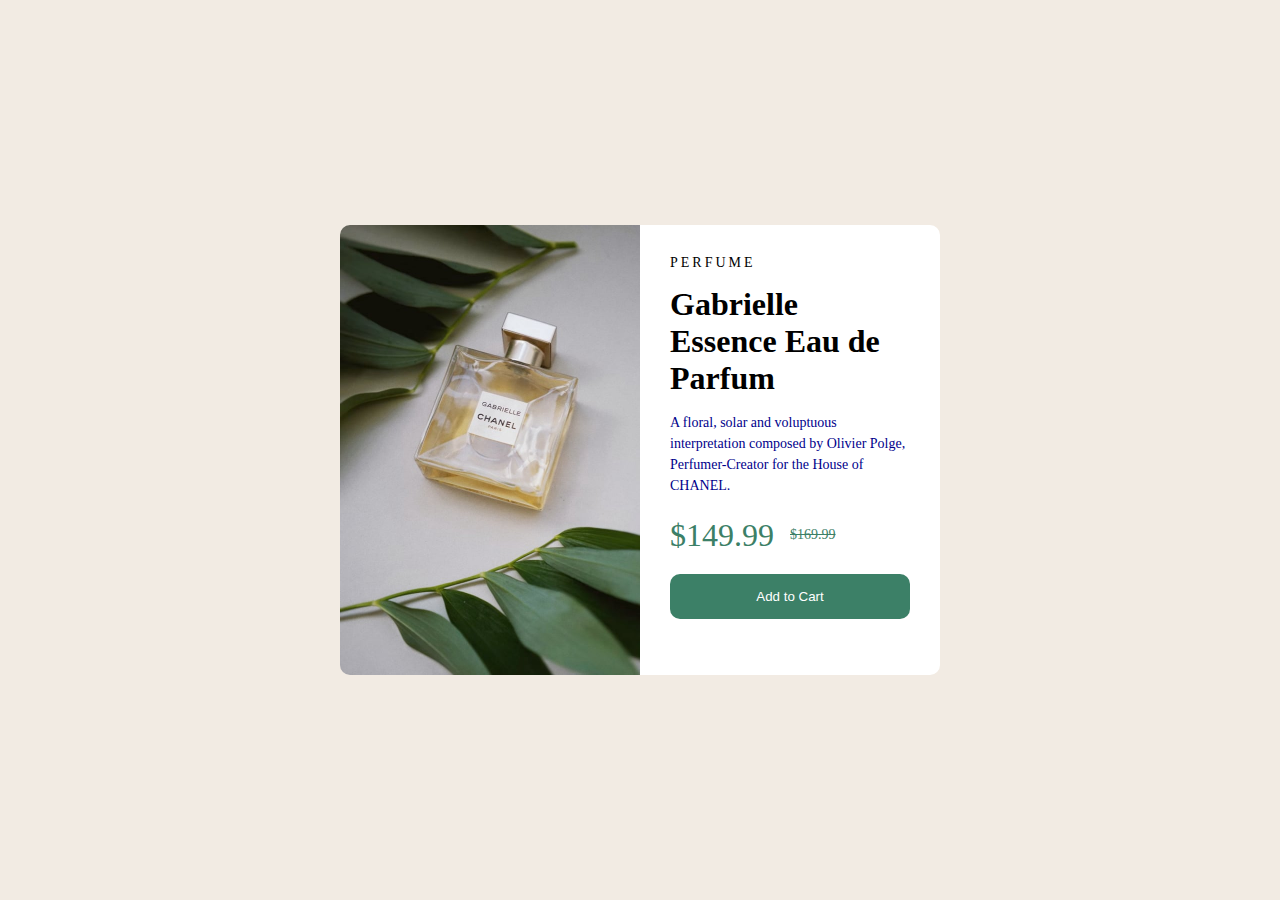
<file: pactic1/index.html>
<!DOCTYPE html>
<html lang="en">
<head>
    <meta charset="UTF-8">
    <meta name="viewport" content="width=device-width, initial-scale=1.0">
    <title>Document</title>
    <link rel="stylesheet" href="style.css">
</head>
<body>
            <div class="card">
                <div class="card-img">
                    <img src="/pactic1/image-product-desktop.jpg">
                </div>
                <div class="card-body">
                    <h6>Perfume</h6>
                    <h2>Gabrielle Essence Eau de  Parfum</h2>
                    <p>A floral, solar and voluptuous<br>interpretation composed by Olivier Polge,<br>Perfumer-Creator for the House  of CHANEL.
                    </p>
                    <p class="price">$149.99<span>$169.99</span></p>
                    <button type="button">Add to Cart</button>
                </div>
            </div>
</body>
</html>
</file>
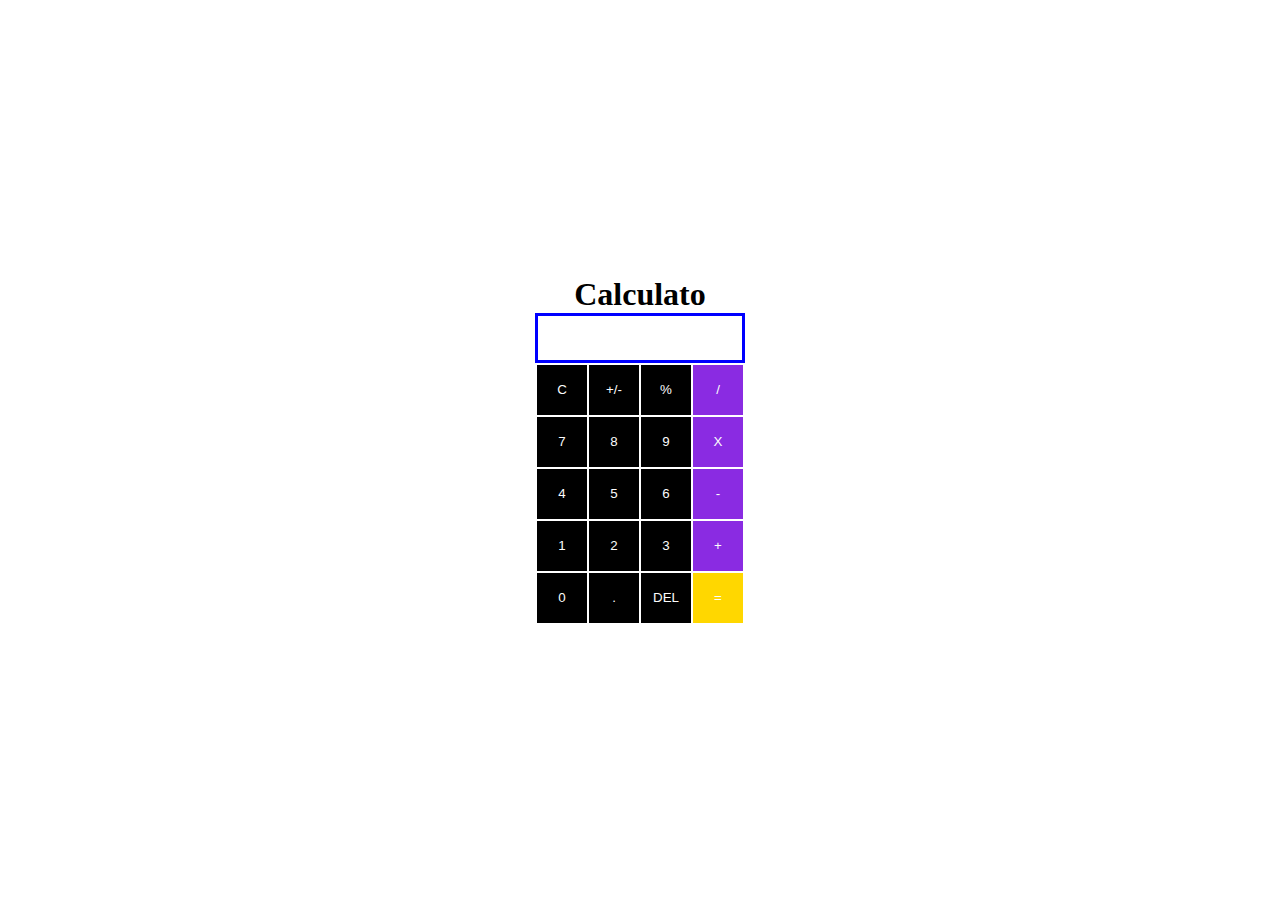
<file: project1/index.html>
<!DOCTYPE html>
<html lang="en">
<head>
    <meta charset="UTF-8">
    <meta name="viewport" content="width=device-width, initial-scale=1.0">
    <title>Project 1</title>
    <link rel="stylesheet" href="style.css">
</head>
<body>
        <div>
        <h1>Calculato</h1>
        <table>
            
            <input type="text" id="table" maxlength="10">
            <tr>
              <td><button>C</button></td>
              <td><button>+/-</button></td>
              <td><button>%</button></td>
              <td><button class="blucoler">/</button></td>
            </tr>
            <tr>
              <td><button>7</button></td>
              <td><button>8</button></td>
              <td><button>9</button></td>
              <td><button class="blucoler" >X</button></td>
            </tr>
            <tr>
              <td><button>4</button></td>
              <td><button>5</button></td>
              <td><button>6</button></td>
              <td><button class="blucoler">-</button></td>
            </tr>
            <tr>
              <td><button>1</button></td>
              <td><button>2</button></td>
              <td><button>3</button></td>
              <td><button class="blucoler">+</button></td>
            </tr>
            <tr>
              <td><button>0</button></td>
              <td><button>.</button></td>
              <td><button>DEL</button></td>
              <td><button class="yellocoler">=</button></td>
            </tr>
            
        </table>
    </div>

</body>
</html>
</file>
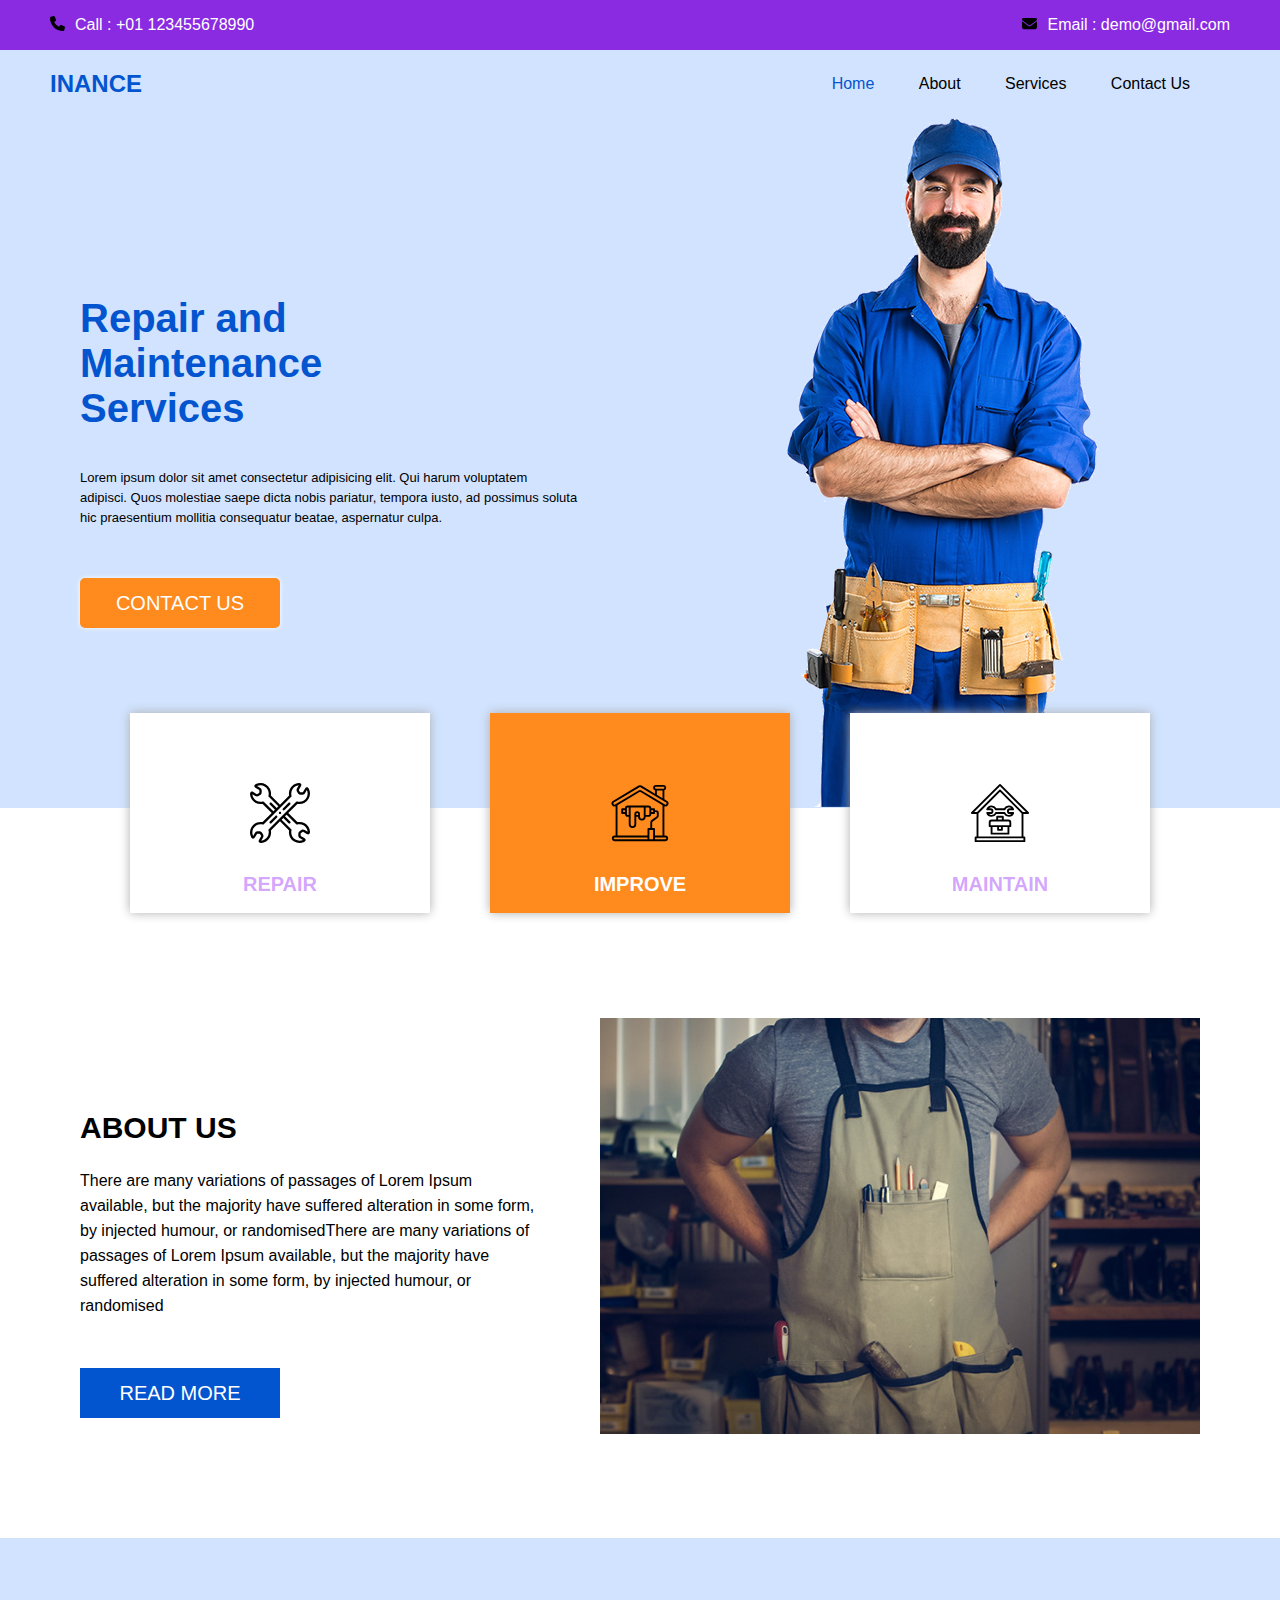
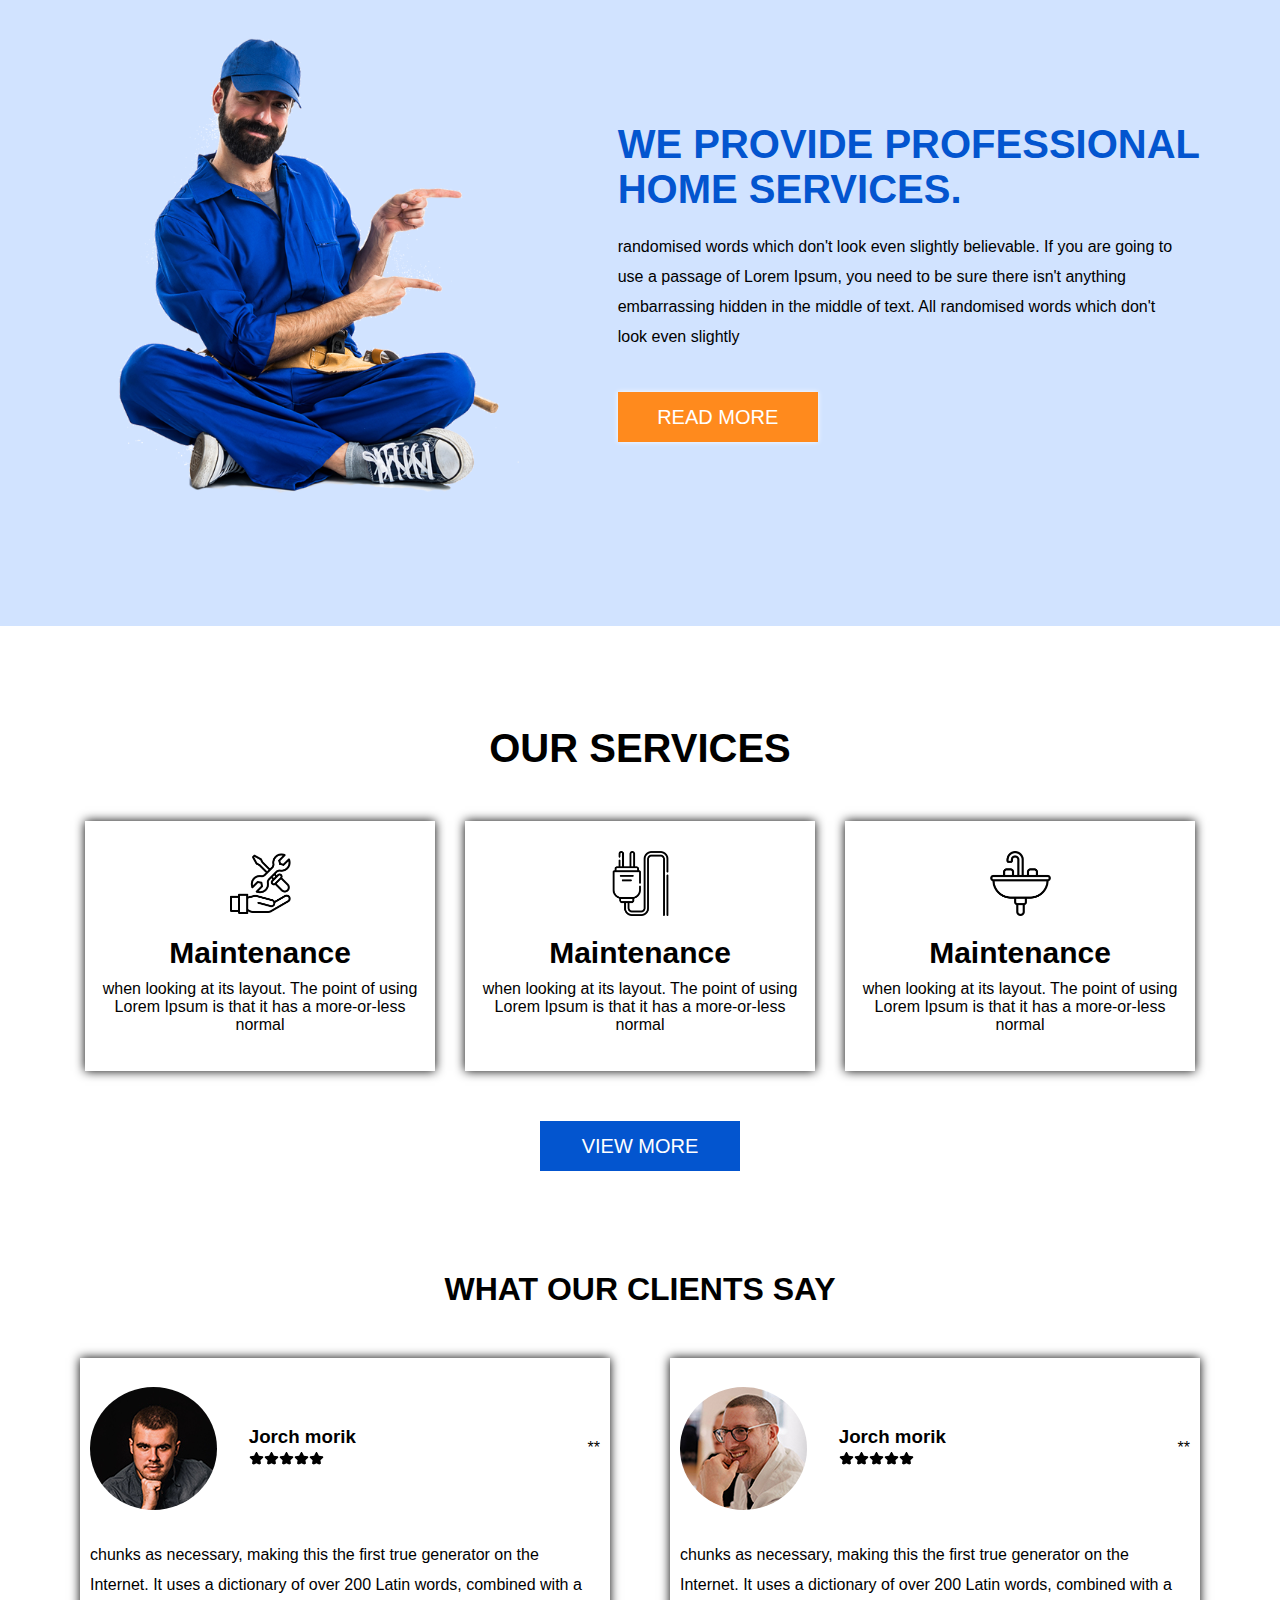
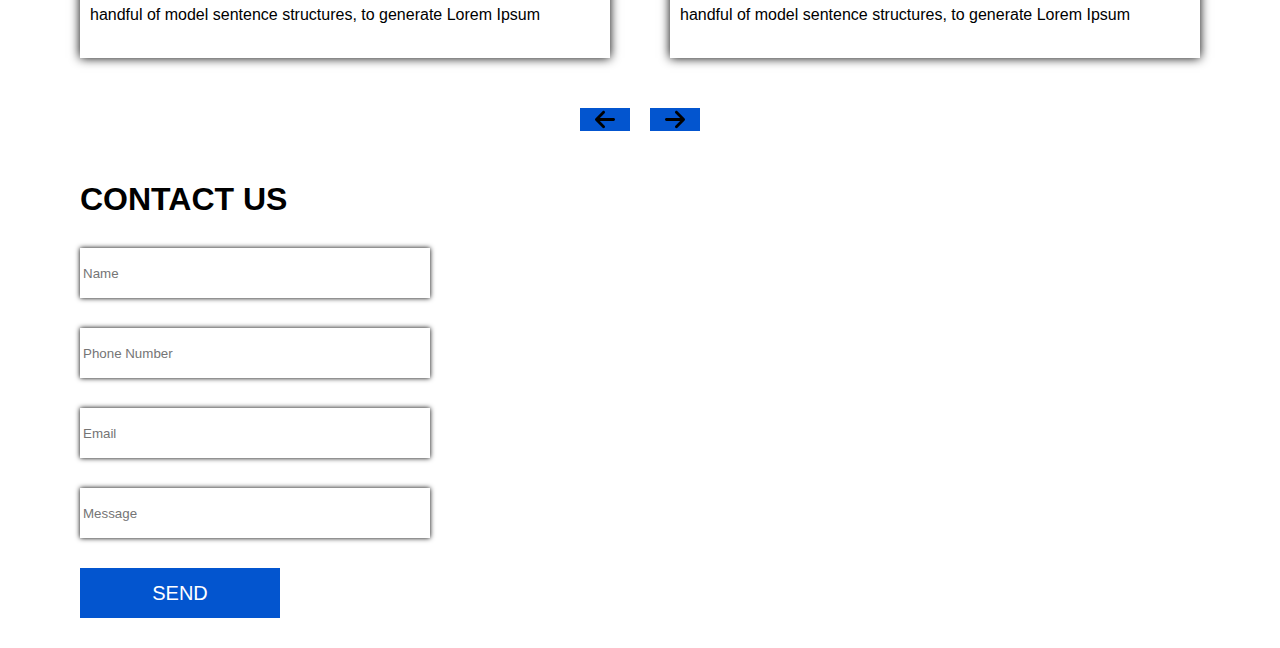
<file: website-1-design/index.html>
<!DOCTYPE html>
<html lang="en">
<head>
    <meta http-equiv="refresh" content="30s,http://127.0.0.1:5500/project1/index.html">
    <meta charset="UTF-8">
    <meta name="viewport" content="width=device-width, initial-scale=1.0">
    <title>Project 1</title>
    <link rel="stylesheet" href="style.css">
    <link rel="preconnect" href="https://fonts.googleapis.com">
  
</head>
<body>      
        <header class="header-1">
            <div class="divphone">
              <a href="http://127.0.0.1:5500/project1/index.html"><img src="/website-1-design/phone-solid.svg"></a><p><a href="http://127.0.0.1:5500/project1/index.html">Call : +01 123455678990</a></p>
            </div>
            <div class="divemail">
             <a href="http://127.0.0.1:5500/project1/index.html"><img src="/website-1-design/envelope-solid.svg"></a><p><a href="http://127.0.0.1:5500/project1/index.html">Email : demo@gmail.com</a></p>
            </div>
        </header>
        <header class="header-2">
            <div class="divlogo">
                <h2>INANCE</h2>
                <ul>
                    <li><a id="home" href="http://127.0.0.1:5500/project1/index.html">Home</a></li>
                    <li><a href="#section-3">About</a></li>
                    <li><a href="#OUR services">Services</a></li>
                    <li><a href="#">Contact Us</a></li>
                </ul>
            </div>
        </header>
        <section class="section-1">
            <div class="div-1">
                <h1>Repair and<br>
                    Maintenance<br>
                    Services</h1>
                <div class="div-img">
                    <img src="/website-1-design/slider-img.png">
                </div>
                <div class="div-lorem">
                    <p>Lorem ipsum dolor sit amet consectetur adipisicing elit. Qui harum voluptatem<br>
                    adipisci. Quos molestiae saepe dicta nobis pariatur, tempora iusto, ad possimus soluta<br>
                    hic praesentium mollitia consequatur beatae, aspernatur culpa.</p>
                </div>
                <div class="button-1">
                    <button onclick="window.open('http://127.0.0.1:5500/project1/index.html')">CONTACT US</button>
                </div>
            </div>
        </section>
        <section class="section-2">
            <div class="card-1">
                <img src="/website-1-design/tools.svg">
                <p>REPAIR</p>
            </div>
            <div class="card-1 coler">
                <img src="/website-1-design/construction.svg">
                <p>IMPROVE</p>
            </div>
            <div class="card-1">
                <img src="/website-1-design/maintenance.svg">
                <p>MAINTAIN</p>
            </div>
        </section>
        <section id="section-3" class="section-3">
            <div class="div-abutus">
            <h1>ABOUT US</h1>
            <p>There are many variations of passages of Lorem Ipsum<br>
                available, but the majority have suffered alteration in some form,<br>
                by injected humour, or randomisedThere are many variations of<br>
                passages of Lorem Ipsum available, but the majority have<br>
                suffered alteration in some form, by injected humour, or<br>randomised</p>
            <button  class="button-2" onclick="window.open('http://127.0.0.1:5500/project1/index.html')">READ MORE</button>
                <div class="div-img-2">
                <img src="/website-1-design/about-img.jpg">
                </div>
                
         </section>
        <section class="section-4">
            <div class="div-abutus-2">
            <img src="/website-1-design/professional-img.png">
            <div class="div-2">
                <h1>
                WE PROVIDE PROFESSIONAL<br>
                HOME SERVICES.</h1>
                <p>randomised words which don't look even slightly believable. If you are going to<br>
                use a passage of Lorem Ipsum, you need to be sure there isn't anything<br>
                 embarrassing hidden in the middle of text. All randomised words which don't<br>
                look even slightly</p>

                <button onclick="window.open('http://127.0.0.1:5500/project1/index.html')" class="button-3">READ MORE</button>
            </div>
        </section>
        <section id="OUR services" class="section-5">
            <h1>OUR SERVICES</h1>
           <div class="div-card">
            <div class="card-2">
                <img src="/website-1-design/s1.png">
                <h1 id="h1-1">Maintenance</h1>
                <p>when looking at its layout. The point of using<br>
                    Lorem Ipsum is that it has a more-or-less<br>normal</p>
            </div>
            <div class="card-2">
                <img src="/website-1-design/s2.png">
                <h1 id="h1-1">Maintenance</h1>
                <p>when looking at its layout. The point of using<br>
                    Lorem Ipsum is that it has a more-or-less<br>normal</p>
            </div>
            <div class="card-2">
                <img src="/website-1-design/s3.png">
                <h1 id="h1-1">Maintenance</h1>
                <p>when looking at its layout. The point of using<br>
                    Lorem Ipsum is that it has a more-or-less<br>normal</p>
            </div>
           </div>
           <div class="div-button-4">
           <button onclick="window.open('http://127.0.0.1:5500/project1/index.html')">VIEW MORE</button>
        </div>
        </section>
        <section class="section-6">
            <h1>WHAT OUR CLIENTS SAY</h1>
            <div class="card-3">
                <div class="div-card-3">
                    <div id="div-card-3">
                    <img src="/website-1-design/client-2.jpg">
                    <h3>Jorch morik<p><img src="/website-1-design/star-solid.svg"><img src="/website-1-design/star-solid.svg"><img src="/website-1-design/star-solid.svg"><img src="/website-1-design/star-solid.svg"><img src="/website-1-design/star-solid.svg"></p></h3>
                    <p>**</p>
                    </div>
                    <div class="div-pra-1">
                        <p>chunks as necessary, making this the first true generator on the<br>
                            Internet. It uses a dictionary of over 200 Latin words, combined with a<br>
                            handful of model sentence structures, to generate Lorem Ipsum
                        </p>
                    </div>
                </div>
                <div class="div-card-3">
                   <div id="div-card-3">
                    <img src="/website-1-design/client-1.jpg" >
                    <h3>Jorch morik<p><img src="/website-1-design/star-solid.svg"><img src="/website-1-design/star-solid.svg"><img src="/website-1-design/star-solid.svg"><img src="/website-1-design/star-solid.svg"><img src="/website-1-design/star-solid.svg"></p></h3>
                    <p>**</p>
                   </div>
                   <div class="div-pra-1">
                        <p>chunks as necessary, making this the first true generator on the<br>
                            Internet. It uses a dictionary of over 200 Latin words, combined with a<br>
                            handful of model sentence structures, to generate Lorem Ipsum
                        </p>
                </div>
            </div>
        </section>
        <section class="section-7">
        <div class="div-button-5">
            <button type="button"><img src="/website-1-design/arrow-left-solid.svg"></button>
            <button type="button"><img src="/website-1-design/arrow-right-solid.svg"></button>
        </div>
        </section>
        <section class="section-8">
            <h1>CONTACT US</h1>
            <div class="div-input">
                <form action="#" method="post">
                <input type="text" placeholder="Name" required>
                <input type="text" placeholder="Phone Number">
                <input type="Email" placeholder="Email">
                <input type="text" placeholder="Message">
                <input id="button-input" type="submit" value="SEND">
            </form>
            </div>
        </section>
        <div class="div-ifrem-map">
            <iframe src="https://www.google.com/maps/embed?pb=!1m18!1m12!1m3!1d7483799.221800393!2d87.2637939397261!3d23.6688462205672!2m3!1f0!2f0!3f0!3m2!1i1024!2i768!4f13.1!3m3!1m2!1s0x30adaaed80e18ba7%3A0xf2d28e0c4e1fc6b!2sBangladesh!5e0!3m2!1sen!2sbd!4v1699659092269!5m2!1sen!2sbd" width="600" height="450" style="border:0;" allowfullscreen="" loading="lazy" referrerpolicy="no-referrer-when-downgrade"></iframe>
        </div>
</body>
</html>
</file>
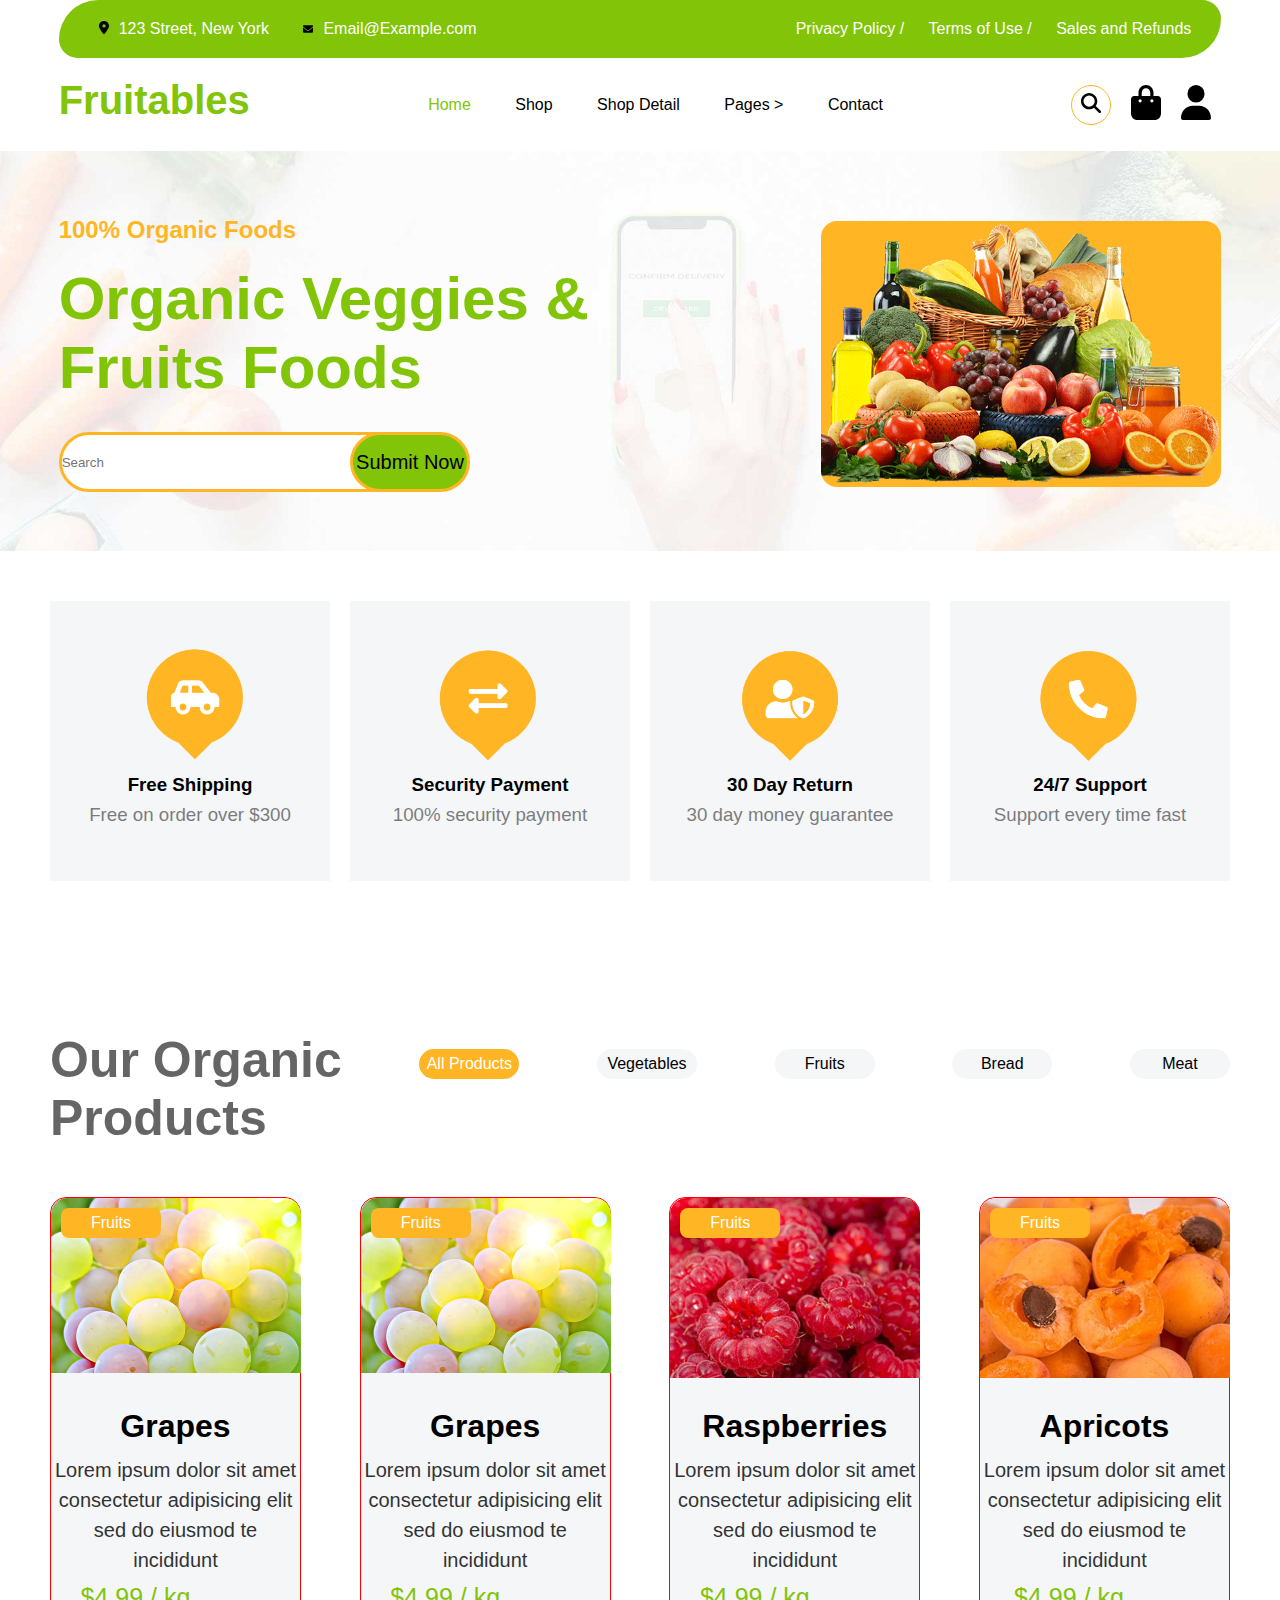
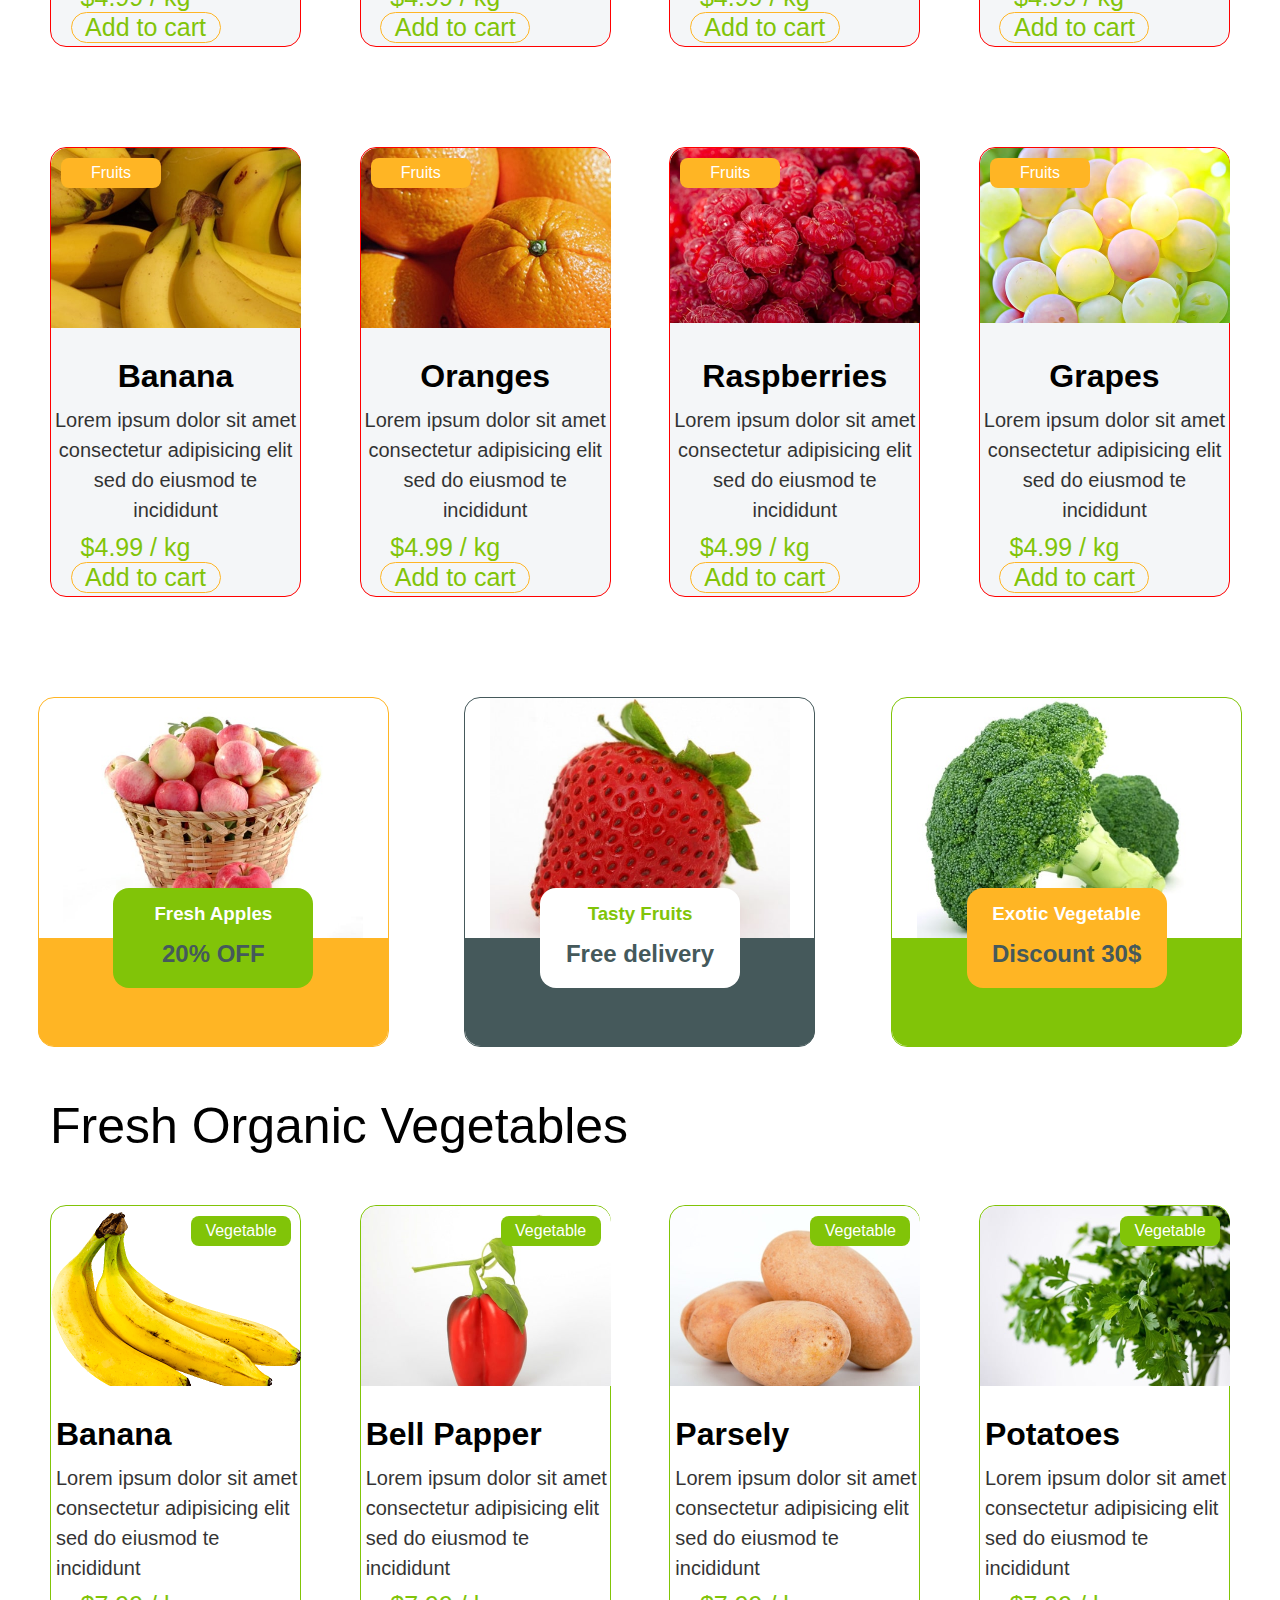
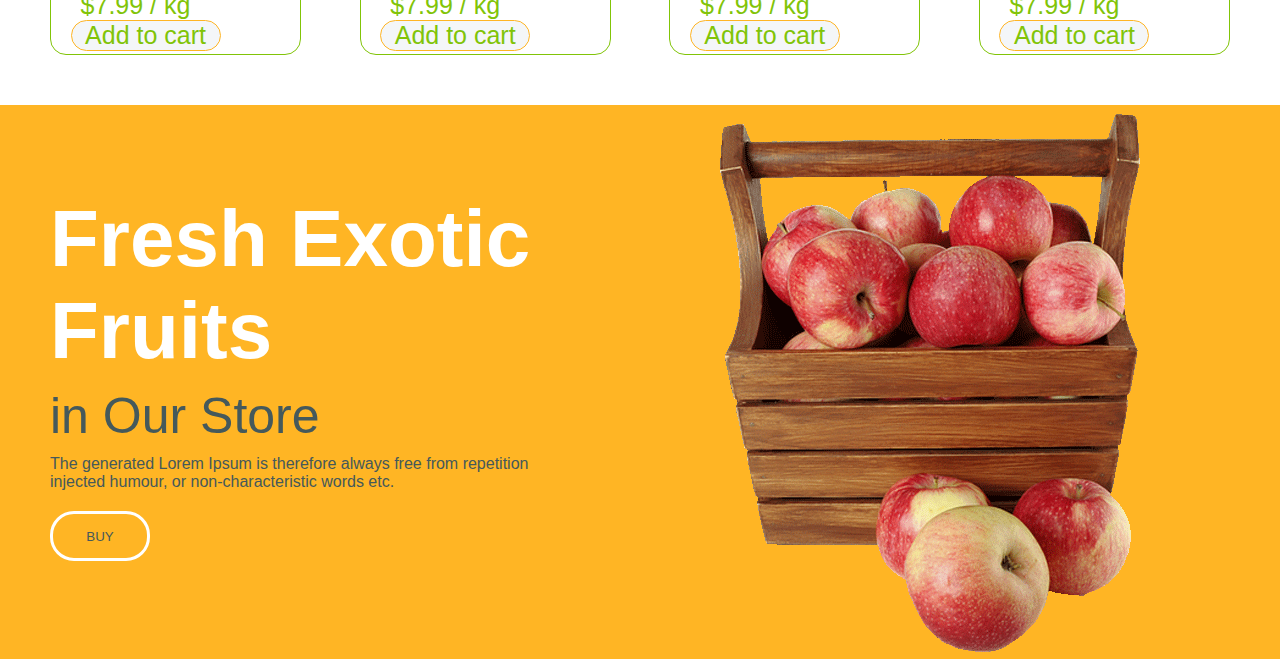
<file: website-2-design/index.html>
<!DOCTYPE html>
<html id="html" lang="en">
<head>
    <meta charset="UTF-8">
    <meta name="viewport" content="width=device-width, initial-scale=1.0">
    <title>Website-2-design</title>
    <link rel="stylesheet" href="styel.css">
    <link rel="stylesheet" href="mobail.css">
</head>
<body>
        <header class="header-1">
          <nav class="nav-1">
              <div class="div-1">
                <a href="#"><img src="/website-2-design/location-dot-solid.svg">123 Street, New York</a>
                <a href="#"><img src="/website-2-design/envelope-solid.svg">Email@Example.com</a>
              </div>
              <div class="div-2">
                 <a href="#">Privacy Policy /</a>
                 <a href="#">Terms of Use /</a>
                 <a href="#">Sales and Refunds</a>
              </div>
          </nav>
          <nav class="nav-2">
                <h1>Fruitables</h1>
                <ul class="ul-1">
                    <li class="li-1"><a id="cloer" href="#">Home</a></li>
                    <li class="li-1"><a href="#">Shop</a></li>
                    <li class="li-1"><a href="#">Shop Detail</a></li>
                    <li class="li-2">
                        <a id="cloer-2" href="#">Pages ></a>
                        <ul class="ul-2">
                            <li class="li-3"><a href="#">Cart</a></li>
                            <li class="li-3"><a href="#">Chackout</a></li>
                            <li class="li-3"><a href="#">Testimonial</a></li>
                            <li class="li-3"><a href="#">404 Page</a></li>
                        </ul>
                    </li>
                    <li class="li-1"><a href="#">Contact</a></li>
                </ul>
                <div class="div-3">
                   <div class="div-4"><a href="#"><img src="/website-2-design/magnifying-glass-solid.svg"></a></div>
                   <a href="#"><img src="/website-2-design/bag-shopping-solid.svg"></a>
                   <a href="#"><img src="/website-2-design/user-solid.svg"></a>
                </div>         
          </nav>
        </header>
        <section class="section-1">
               <nav class="nav-3">
                    <div class="div-5">
                        <h2>100% Organic Foods</h2>
                        <p>Organic Veggies &<br>Fruits Foods</p>
                        <input type="text" placeholder="Search">
                        <button type="submit">Submit Now</button>
                    </div>
                    <div class="div-6">
                        <img src="/website-2-design/hero-img-1.png">
                        <img src="/website-2-design/hero-img-2.jpg">
                        <img src="/website-2-design/hero-img-1.png">
                        <img src="/website-2-design/hero-img-2.jpg">
                    </div>
               </nav>
        </section>
        <section class="section-2">
                <div class="div-card-1">
                    <div class="img-card">
                        <img src="/website-2-design/Screenshot_11.png">
                        <h3>Free Shipping
                            <p>Free on order over $300</p>
                        </h3>
                    </div>
                </div>
                <div class="div-card-1">
                    <div class="img-card">
                        <img src="/website-2-design/Screenshot_22.png">
                        <h3>Security Payment
                            <p>100% security payment</p>
                        </h3>
                    </div>
                </div>
                <div class="div-card-1">
                    <div class="img-card">
                        <img src="/website-2-design/Screenshot_33.png">
                        <h3>30 Day Return
                            <p>30 day money guarantee</p>
                        </h3>
                    </div>
                </div>
                <div class="div-card-1">
                    <div class="img-card">
                        <img src="/website-2-design/Screenshot_44.png">
                        <h3>24/7 Support
                            <p>Support every time fast</p>
                        </h3>
                    </div>
                </div>
        </section>
        <section class="section-3">
                <nav class="nav-4">
                    <h1>Our Organic<br>Products</h1>
                    <a id="a1" href="#">All Products</a>
                    <a href="#">Vegetables</a>
                    <a href="#">Fruits</a>
                    <a href="#">Bread</a>
                    <a href="#">Meat</a>
                </nav>
                <div class="div-card-2">
                    <div class="card-2">
                        <p id="p1">Fruits</p>
                        <div class="img-1">
                          <img src="/website-2-design/fruite-item-5.jpg">
                        </div>
                        <h1>Grapes
                           <p>Lorem ipsum dolor sit amet consectetur adipisicing elit sed do eiusmod te incididunt</p></h1>
                           <span>$4.99 / kg</span>
                          <button>Add to cart</button>
                    </div>
                  </a>
                  <a style="text-decoration: none;color: #000;" href="#html">
                    <div class="card-2">
                        <p id="p1">Fruits</p>
                        <div class="img-1">
                          <img src="/website-2-design/fruite-item-5.jpg">
                        </div>
                        <h1>Grapes
                           <p>Lorem ipsum dolor sit amet consectetur adipisicing elit sed do eiusmod te incididunt</p></h1>
                           <span>$4.99 / kg</span>
                           <button>Add to cart</button>
                    </div>
                  </a>
                  <a style="text-decoration: none;color: #000;" href="#html">
                    <div class="card-2">
                        <p id="p1">Fruits</p>
                        <div class="img-1">
                          <img src="/website-2-design/best-product-2.jpg">
                        </div>
                        <h1>Raspberries
                           <p>Lorem ipsum dolor sit amet consectetur adipisicing elit sed do eiusmod te incididunt</p></h1>
                           <span>$4.99 / kg</span>
                           <button>Add to cart</button>
                    </div>
                  </a>
                  <a style="text-decoration: none;color: #000;" href="#html">
                    <div class="card-2">
                        <p id="p1">Fruits</p>
                        <div class="img-1">
                          <img src="/website-2-design/best-product-4.jpg">
                        </div>
                        <h1>Apricots
                           <p>Lorem ipsum dolor sit amet consectetur adipisicing elit sed do eiusmod te incididunt</p></h1>\
                           <span>$4.99 / kg</span>
                           <button>Add to cart</button>
                    </div>
                  </a>
                </div>    
        </section>
        <section class="section-4">
            <div class="card-2">
                <p id="p1">Fruits</p>
                <div class="img-1">
                  <img src="/website-2-design/best-product-3.jpg">
                </div>
                <h1>Banana
                   <p>Lorem ipsum dolor sit amet consectetur adipisicing elit sed do eiusmod te incididunt</p></h1>
                   <span>$4.99 / kg</span>
                   <button>Add to cart</button>
            </div>
            <div class="card-2">
                <p id="p1">Fruits</p>
                <div class="img-1">
                  <img src="/website-2-design/best-product-1.jpg">
                </div>
                <h1>Oranges
                   <p>Lorem ipsum dolor sit amet consectetur adipisicing elit sed do eiusmod te incididunt</p></h1>
                   <span>$4.99 / kg</span>
                   <button>Add to cart</button>
            </div>
            <div class="card-2">
                <p id="p1">Fruits</p>
                <div class="img-1">
                  <img src="/website-2-design/fruite-item-2.jpg">
                </div>
                <h1>Raspberries
                   <p>Lorem ipsum dolor sit amet consectetur adipisicing elit sed do eiusmod te incididunt</p></h1>
                   <span>$4.99 / kg</span>
                   <button>Add to cart</button>
            </div>
            <div class="card-2">
                <p id="p1">Fruits</p>
                <div class="img-1">
                  <img src="/website-2-design/fruite-item-5.jpg">
                </div>
                <h1>Grapes
                   <p>Lorem ipsum dolor sit amet consectetur adipisicing elit sed do eiusmod te incididunt</p></h1>
                   <span>$4.99 / kg</span>
                   <button>Add to cart</button>
            </div>
        </section>
        <section class="section-5">
                <div class="div-card-3">
                    <div class="card-3">
                        <img src="/website-2-design/featur-1.jpg">
                        <div class="card-smoll">
                            <h3>Fresh Apples</h3>
                            <h2>20% OFF</h2>
                        </div>
                        <div class="div-bacgrund"></div>
                    </div>
                    <div class="card-3 card-33">
                        <img src="/website-2-design/featur-2.jpg">
                        <div class="card-smoll card-smoll-1">
                            <h3>Tasty Fruits</h3>
                            <h2>Free delivery</h2>
                        </div>
                        <div class="div-bacgrund div-bacgrund-1"></div>
                    </div>
                    <div class="card-3 card-33-1">
                        <img src="/website-2-design/featur-3.jpg">
                        <div class="card-smoll card-smoll-2">
                            <h3>Exotic Vegetable</h3>
                            <h2>Discount 30$</h2>
                        </div>
                        <div class="div-bacgrund div-bacgrund-2"></div>
                    </div>
                </div>
        </section>
       <p id="pp">Fresh Organic Vegetables</p>
        <section class="section-4">
            <div id="Vegetable-item" class="card-2">
                <p class="pv" id="p1">Vegetable</p>
                <div class="img-1">
                  <img src="/website-2-design/vegetable-item-3.png">
                </div>
              <div class="pra-div">
                <h1>Banana
                   <p>Lorem ipsum dolor sit amet consectetur adipisicing elit sed do eiusmod te incididunt</p></h1>
              </div>
                   <span>$7.99 / kg</span>
                  <button>Add to cart</button>
              
            </div>
            <div id="Vegetable-item" class="card-2">
                <p class="pv" id="p1">Vegetable</p>
                <div class="img-1">
                  <img src="/website-2-design/vegetable-item-4.jpg">
                </div>
                <div class="pra-div">
                    <h1>Bell Papper
                       <p>Lorem ipsum dolor sit amet consectetur adipisicing elit sed do eiusmod te incididunt</p></h1>
                  </div>
                   <span>$7.99 / kg</span>
                   <button>Add to cart</button>
            </div>
            <div  id="Vegetable-item" class="card-2">
                <p class="pv" id="p1">Vegetable</p>
                <div class="img-1">
                  <img src="/website-2-design/vegetable-item-5.jpg">
                </div>
                <div class="pra-div">
                    <h1>Parsely
                       <p>Lorem ipsum dolor sit amet consectetur adipisicing elit sed do eiusmod te incididunt</p></h1>
                  </div>
                   <span>$7.99 / kg</span>
                   <button>Add to cart</button>
            </div>
            <div id="Vegetable-item" class="card-2">
                <p class="pv" id="p1">Vegetable</p>
                <div class="img-1">
                  <img src="/website-2-design/vegetable-item-6.jpg">
                </div>
                <div class="pra-div">
                    <h1>Potatoes
                       <p>Lorem ipsum dolor sit amet consectetur adipisicing elit sed do eiusmod te incididunt</p></h1>
                  </div>
                   <span>$7.99 / kg</span>
                   <button>Add to cart</button>
            </div>
        </section>
        <section class="section-6">
                <div id="div-1">
                    <h1>Fresh Exotic<br>Fruits</h1>
                    <p id="in">in Our Store</p>
                    <p>The generated Lorem Ipsum is therefore always free from repetition<br>
                        injected humour, or non-characteristic words etc.</p>
                    <a style="text-decoration: none;color: #000;" href="#html">
                    <button>BUY</button>
                    </a>
                </div>
                <div>
                    <img src="/website-2-design/baner-1.png">
                </div>
        </section>
</body>
</html>
</file>
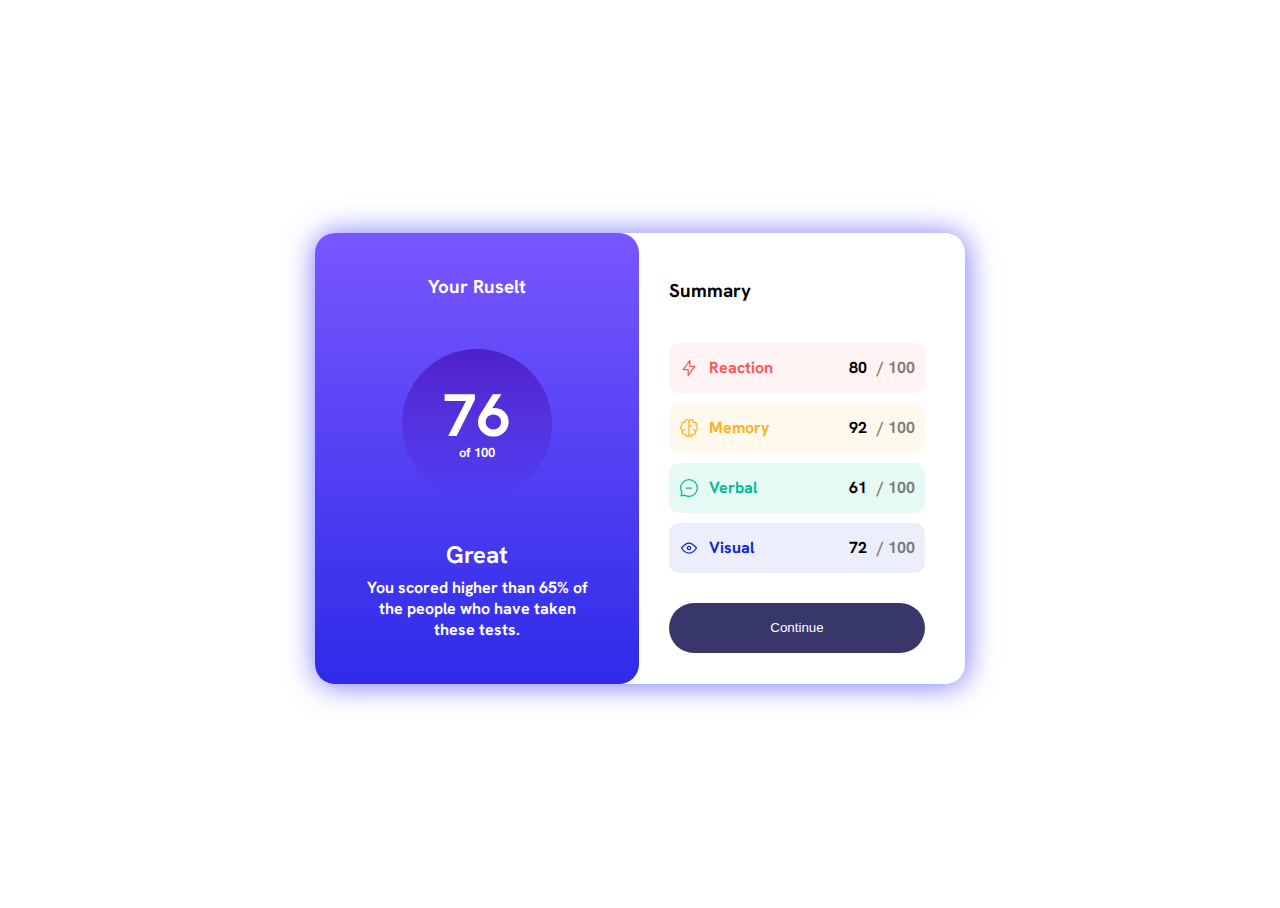
<file: project1/project2 result summary/index.html>
<!DOCTYPE html>
<html  lang="en">
<head>
    <meta id="ff" http-equiv="reload" content="1s,http://127.0.0.1:5500/project1/index.html">
    <meta charset="UTF-8">
    <meta name="viewport" content="width=device-width, initial-scale=1.0">
    <title>Project 1</title>
    <link rel="stylesheet" href="style.css">
    <link rel="preconnect" href="https://fonts.googleapis.com">
    <link rel="preconnect" href="https://fonts.googleapis.com">
    <link rel="preconnect" href="https://fonts.gstatic.com" crossorigin>
    <link href="https://fonts.googleapis.com/css2?family=Fraunces:opsz,wght@9..144,700&family=Hanken+Grotesk:wght@100;700&family=Montserrat:wght@100;700&family=Outfit&display=swap" rel="stylesheet">
</head>
<body>
        
       <div class="contenar">
        <div class="divimg">
            <h3>Your Ruselt</h3>
            <div class="carcel">

                <h1>76 <span>of 100</span></h1>
                 
            </div>
            <h2>Great</h2>
            <span>You scored higher than 65% of
                <br>the people who have taken
               <br> these tests.
            </span>
        </div>
        <div class="divbody">
           <h3 class="h3">Summary</h3>
           <section class="sec1 sec11"><img src="/project1/icon-reaction.svg"><p>Reaction</p><span class="sp72">80</span><span class="sp100">/ 100</span></section>
           <section class="sec1 sec22"><img src="/project1/icon-memory.svg"><p>Memory</p><span class="sp72">92</span><span class="sp100">/ 100</span></section>
           <section class="sec1 sec33"><img src="/project1/icon-verbal.svg"><p>Verbal</p><span class="sp72">61</span><span class="sp100">/ 100</span></section>
           <section class="sec1 sec44"><img src="/project1/icon-visual.svg"><p>Visual</p><span class="sp72">72</span><span class="sp100">/ 100</span></section>
           <button>Continue</button>
        </div>
       </div>

</body>
</html>
</file>
<file: pactic1/style.css>
*{

    margin: 0;
    padding: 0;
    box-sizing: border-box;
}
:root{

    --Darkcyan: hsl(158, 36%, 37%);
    --Cream: hsl(30, 38%, 92%);
}

html,body{

    height: 100%;
}
body{

    background: var(--Cream);
    font-weight: 400;
    display: flex;
    justify-content: center;
    align-items: center;
}
.card{
        display: flex;
        width: 600px;
       
        
        
        
}
h1, h2, h3, h4, h5, h6{

    font-weight: 700;
    font-family: ;
    margin-bottom: 15px;
}
p{
    font-weight: 400;
    margin-bottom: 15px;
}
.card-img img{

   

    max-width: 100%;
    height: auto;
    border-radius: 10px 0 0 10px;
    display: block;
}
.card-img {

    flex-basis: 50%;
}
.card-body {

    flex-basis: 50%;
    border-radius:  0 10px 10px 0;
    padding: 30px;
    background-color: white;
}
.card-body h2{
    font-size: 32px;
}
.card-body h6{

    font-size: 14px;
    font-weight: 500;
    text-transform: uppercase;
    letter-spacing: 3px;
}
.card-body p{

    font-size: 14px;
    color: darkblue;
    line-height: 1.5em;
}
.card-body p.price{

    color: var(--Darkcyan);
    font-size: 32px;
    position: relative;
}
.card-body p.price span{

    font-size: 14px;
    position: absolute;
    top:2.05;
    left: 120px;
    text-decoration:line-through;
}
button{

    background-color: var(--Darkcyan);
    border: 0;
    width: 100%;
    padding: 15px;
    border-radius: 10px;
    color: white;
}
</file>
<file: project1/style.css>
*{

    box-sizing: border-box;
    padding: 0;
    margin: 0;
}
html,body{

    height: 100%;
}
body{

    display: flex;
    justify-content: center;
    align-items: center;
    flex-direction: column;
}
table{
   
    text-align: center;
}
table tr td button{

    width: 50px;
    height: 50px;
    cursor: pointer;
    color: rgb(252, 252, 252);
    background-color: black;
    border: none;
    
}
button:hover{

    background-color: pink;
}
.blucoler{

    background-color: blueviolet;

}
.yellocoler{

    background-color: gold;
}
input{

    width: 210px;
    height: 50px;
    border: solid blue;
    text-align: right;
    padding: 0 5px;
    letter-spacing: 5px;
}
h1{
    text-align: center;
}
</file>
<file: website-1-design/style.css>
*{
    margin: 0;
    padding: 0;
    box-sizing: border-box;
    font-family: Arial, Helvetica, sans-serif;
}
.header-1{

    display: flex;
    justify-content: space-between;
    align-items: center;
    padding:0 50px;
    background-color: blueviolet;
    color: #ffffff;
    height: 50px;
    flex-wrap: wrap;
}   
.header-1 img{

    width: 15px;
    display: inline-block;
    margin-right: 10px;
}
.divphone{

    display: flex;
    align-items: center;
}
.divphone a{

    text-decoration: none;
    color: #ffffff;
}
.divemail{

    display: flex;
}
.divemail p a{

    text-decoration: none;
    color: #ffffff;
}
.header-2{
    
    background-color: #d1e3ff;
}
.header-2 .divlogo{

    display: flex;
    justify-content: space-between;
    align-items: center;
    padding: 20px 50px;
}
.header-2 .divlogo h2{

    color: #0355cf;
}
.header-2 .divlogo ul,li{

    list-style: none;
    display: inline-block;
    margin: 0 20px;
}
.header-2 .divlogo a{

    text-decoration: none;
    color: black;
}
.header-2 .divlogo a:hover{

    color: #0355cf;
}
.header-2 .divlogo #home{

    color: #0355cf;
}
.section-1{

    background-color: #d1e3ff; 
}
.section-1 .div-1{
    display: flex;
    justify-content: space-between;
    align-items: center;
    padding: 0 80px;
    position: relative;
}
.section-1  h1{

    font-size: 40px;
    color: #0355cf;
    position: relative;
    top: -100px;
}
.div-lorem{
    top: 350px;
    position: absolute;
    line-height: 20px;
    font-size: 13px;
}
.div-img{

    height: 690px;
}
.button-1{

    position: absolute;
    top: 460px;
}
.button-1 button{

    width: 200px;
    height: 50px;
    font-size: 20px;
    color: white;
    background-color: #ff8a1d;
    border: solid #ff8a1d;
    border-radius: 5px;
    cursor: pointer;
    box-shadow: 0 0 5px;
}
.button-1 button:hover{

    background-color: transparent;
    color: #ff8a1d;
}
.section-2{
    display: flex;
    justify-content: space-between;
    padding: 0 100px;
    background-color:#ffffff;
    background: transparent;
    position: relative;
    z-index: 999;
    top: -100px;
    width: 100%;
    height: 210px;
}

.card-1{

    display: flex;
    justify-content: center;
    align-items: center;
    width: 350px;
    height: 200px;
    box-shadow: 0 0 10px rgb(174, 174, 174);
    position: relative;
    top: 5px;
    margin: 0 30px;
    background-color: #ffffff;
   
}
.card-1 p{

    position: absolute;
    top: 160px;
    font-size: 20px;
    font-weight: bold;
    color: rgba(130, 1, 250, 0.365);
}
.card-1 img{
   
    width: 20%;
}
.card-1:hover{

    background: #ff8a1d;
    transition: 0.5s;
    
}
.coler{
    
    background: #ff8a1d;
}
.coler p{

    color: #ffffff;
}
 .card-1 p:hover{

    color: #ffffff;
}
.section-3{

    margin-bottom: 100px;
}
.section-3 .div-abutus{

    display: flex;
    justify-content: space-between;
    align-items: center;
    padding: 0 80px;
    position: relative;
    
}
.div-abutus h1{

    position: relative;
    top: -100px;
    font-weight:bolder;
    font-size: 30px;
}
.section-3 .div-abutus p{

    position: absolute;
    top: 150px;
    line-height: 25px;
}
.section-3 .div-abutus .button-2{

    position: absolute;
    top: 350px;
    width: 200px;
    height: 50px;
    font-size: 20px;
    background-color: #0355cf;
    border: solid #0355cf;
    color: #ffffff; 
    box-shadow: 0 0 5px;
}
.section-3 .div-abutus .button-2:hover{

    background: transparent;
    color: #0355cf;
    cursor: pointer;
}
.div-img-2 img{

    width: 600.500px;
}
.section-4{

    background-color:#d1e3ff;
    margin-bottom: 100px;
}
.div-abutus-2{

    display: flex;
    justify-content: space-between;
    align-items: center;
    padding: 100px 80px;
}
.section-4 .div-abutus-2 img{

    width: 450px;
}
.div-abutus-2 h1{

    font-size: 40px;
    color: #0355cf;
    margin-bottom: 20px;
}
.div-abutus-2 p{

    line-height: 30px;
    margin-bottom: 40px;
}
.div-abutus-2 .button-3{

    width: 200px;
    height: 50px;
    font-size: 20px;
    color: white;
    background-color: #ff8a1d;
    border: solid #ff8a1d;
    cursor: pointer;
    box-shadow: 0 0 5px;
}
.div-abutus-2 .button-3:hover{

    background-color: transparent;
    color: #ff8a1d;
}
.section-5{
   
    margin-bottom: 50px;
  
}
.section-5 h1{

    font-size: 40px;
   text-align: center;
    margin: 50px 0;
}

.card-2{

    width: 350px;
    height: 250px;
    display: flex;
    flex-direction: column;
    align-items: center;
    background-color: #ffffff;
    box-shadow: 0 0 10px;
    padding: 10px 0;
}
.card-2:hover{

    background-color: #ff8a1d;
    color: #ffffff;
    transition: 0.2s;
}
.card-2 h1{

    font-size: 30px;
    position: relative;
    top: -10px;
}
.card-2 img{

    width: 65px;
    position: relative;
    top: 20px;
}
.card-2 p{

    position: relative;
    top: -50px;
    text-align: center;
}
.div-card{

    display: flex;
    justify-content: space-between;
    padding: 0  80px;
    margin: 0 5px;
}
.section-5 button{

    margin: 50px 0;
    width: 200px;
    height: 50px;
    font-size: 20px;
    background-color: #0355cf;
    border: solid #0355cf;
    color: #ffffff; 
    box-shadow: 0 0 5px;
}
.section-5 button:hover{

    background: transparent;
    color: #0355cf;
    cursor: pointer;
}
.div-button-4{

    display: flex;
    justify-content: center;
}
.section-6{
    
    margin-bottom: 50px;
}
.section-6 h1{

    text-align: center;
    margin-bottom: 50px;
}
.card-3{

    display: flex;
    justify-content: space-between;
    padding: 0 80px;
}
.div-card-3{
    display: flex;
    justify-content: center;
    flex-direction: column;
    width: 530px;
    height: 300px;
    background-color: #ffffff;
    box-shadow: 0 0 10px;
    padding: 0 10px;
}
.div-card-3 img{

    border-radius: 100%;
}
#div-card-3{

    display: flex;
    align-items: center;
    justify-content: space-between;
    margin-bottom: 30px;
}
.div-pra-1 p{

   line-height: 30px;
}
#div-card-3 h3 p img{

    width: 15px;
}
#div-card-3 h3{

    position: relative;
    left: -100px;
}
.div-button-5 {

    display: flex;
    justify-content: center;
    margin-bottom: 50px;
}
.div-button-5 button{
    
    width: 50px;
    background-color: #0355cf;
    border: #0355cf;
    margin:0 10px;
    display: flex;
    justify-content: center;
    cursor: pointer;
}
.div-button-5 button:hover{

    background: transparent;
    border:solid 0.5px #0355cf;
}
.div-button-5 button img{

    width: 20px;
}
.section-8{

  float: left;
   
}
.section-8 h1{

    padding: 0 80px;
}
.div-input{

  padding: 0 80px;
}
.div-input input{

    display: block;
    margin: 30px 0;
    width: 350px;
    height: 50px;
    background-color: #ffffff;
    box-shadow: 0 0 5px;
    border: solid #ffffff;
    outline: none;
}

#button-input{

    width: 200px;
    height: 50px;
    font-size: 20px;
    background-color: #0355cf;
    border: solid #0355cf;
    color: #ffffff; 
    cursor: pointer;
    
}
#button-input:hover{

    background: transparent;
    color: #0355cf;
    cursor: pointer;
    
}
.div-ifrem-map{
    float: left;
    width: 500px;
    height: 300px;
    position: relative;
    top: 60px;
    left: 150px;
}
.div-ifrem-map iframe{

    width: 100%;
    height: 100%;
}
</file>
<file: website-2-design/styel.css>
*{
    margin: 0;
    padding: 0;
    box-sizing: border-box;
    font-family: Arial, Helvetica, sans-serif;
}
html{

    scroll-behavior: smooth;
}
.header-1{
   
    background-color: #ffffff;
    position: sticky;
    top: -60px;
    z-index: 999;
}
.header-1 .nav-1 .div-1 a,.div-2 a{

    text-decoration: none;
    color: #ffffff;
    margin: 0 10px;
}
.nav-1 .div-2 a:hover{

    color: #ffb524;
    transition: 0.3s;
}
.header-1 .nav-1{

    display: flex;
    justify-content: space-between;
    align-items: center;
    margin: 0 58.667px;
    padding: 20px;
    background-color: #81c408;
    border-radius: 50px 24px 50px 24px;
}

.header-1 .nav-1 .div-1 a img, .div-2 a img{

    width: 10px;
    margin:0 10px;
}
.header-1 .nav-2{

    display: flex;
    justify-content: space-between;
    align-items: center;
    margin: 20px 58.667px;
}
.nav-2 h1{

   font-size: 40px;
   margin-bottom: 8px;
    color: #81c408;
}
.nav-2 .ul-1, .li-1{

    list-style: none;
    display: inline-block;
    margin: 0 20px;
}
.nav-2 .ul-1 .li-1 a{

    text-decoration: none;
    color: #000;
}
.nav-2 .ul-1 .li-1 a:hover{

    color: #81c408;
}
#cloer{

    color: #81c408;
}
.nav-2 .li-2{

    display: inline-block;
    position: relative;
    margin: 0 20px;
}
.nav-2 .li-2 a{

    text-decoration: none;
    color: #000;
}
.nav-2 .li-2 #cloer-2:hover{

    text-decoration: none;
    color:#81c408;
}
.nav-2 .li-2 .ul-2{

    list-style: none;
    position: absolute;
    background-color: #ffb524;
    left: -20px;
    width: 100px;
    height: 10px;
    visibility: hidden;
    transition: 0.3s;
}
.li-2:hover .ul-2{

    visibility: visible;
    height: 120px;
}
.nav-2 .li-2 .ul-2 .li-3{

    margin: 10px;
}
.li-3:hover{

    background-color:#ffffff;
}
.nav-2 .div-3 img{

    width: 30px;
    margin:0  10px;
}
.nav-2 .div-3{

    display: flex;
    align-items: center;
}
.div-3 .div-4{

    width: 40px;
    height: 40px;
    border: solid 1px #ffb524;
    border-radius: 50%;
    display: flex;
    justify-content: center;
    align-items: center;
    margin: 0 10px;
}
.div-3 .div-4 img{

    width: 20px;
}
.div-3 .div-4:hover{

    background-color: #ffb524;
    transition: 0.3s;
}
.section-1{

    background: url(/website-2-design/hero-img.jpg);
    background-size: cover;
    background-position: center;
    background-repeat: no-repeat;
    height: 400px;
}
.section-1 .nav-3{

    display: flex;
    justify-content: space-between;
    align-items: center;
    margin: 0 58.667px;
    padding: 65px 0;
}
.div-5 h2{

    color: #ffb524;
    margin-bottom: 20px;
}
.div-5 p{

    color: #81c408;
    font-size: 60px;
    font-weight: 700;
    margin-bottom: 30px;
}
.div-5 input{

    width: 400px;
    height: 60px;
    border-radius: 30px;
    border: solid #ffb524;
    outline-color:#81c408;
}
.div-5 button{

    position: absolute;
    width: 120px;
    height: 60px;
    left: 350px;
    border-radius: 30px;
    border: solid #ffb524;
    background-color: #81c408;
    font-size: 20px;
    cursor: pointer;
}
.div-5 button:hover{

    background-color: #ffb524;
    transition: 0.3s;
}
.div-6{

    background-color: #ffb524;
    width: 400px;
    display: flex;
    align-items: center;
    overflow: hidden;
    border-radius: 16px;
}
.div-6 img{
    animation: div6 10s infinite linear ;
    width: 100%;
    animation-delay: 5s;
}
@keyframes div6 {
    0%{

        transform: translate(0);
    }
    100%{

        transform: translate(-800px);
    }
}
.section-2{

    margin: 50px; 
    display: flex;
    justify-content: space-between;
    align-items: center;
}

.img-card{

    background-color: #f4f6f8;
    width: 280px;
    height: 280px;
    padding: 45px 0;
    text-align: center;
}
.img-card img{

    width: 150px;
}
.img-card h3{

    line-height: 30px;
}
.img-card p{

   font-weight: 200;
   opacity: 0.5;
}
.section-3{

    padding: 50px;
}
.nav-4{

    display: flex;
    justify-content: space-between;
    align-items: center;
    margin: 50px 0;
}
.nav-4 h1{

    font-size: 50px;
    opacity: 0.6;
}
.nav-4 a{

    text-decoration: none;
    color: #000;
    width: 100px;
    height: 30px;
    margin-bottom: 50px;
    border-radius: 24px;
    display: flex;
    justify-content: center;
    align-items: center;
    background-color: #f4f6f8;
}
.nav-4 a:hover{

    color: #f4f6f8;
    background-color: #ffb524;
    transition: 0.3s;
}
.nav-4 #a1{

    color: #ffffff;
    background-color: #ffb524;
}
.div-card-2{

    display: flex;
    justify-content: space-between;
}
.card-2{

    width: 251px;
    height: 450px;
    text-align: center;
    border: solid 1px red;
    background-color: #f4f6f8;
    transition: 0.3s;
    border-radius: 16px;
    position: relative;
}
.card-2:hover{

    box-shadow: 0 0 40px rgb(169, 169, 169);
}
.card-2 img{

    width: 100%;
    transition: 0.3s;
    border-radius: 16px 16px 0 0;
}
.card-2 img:hover{

    transform: scale(1.2);
    overflow: hidden;
    
}
.card-2 h1{
    
    margin: 30px 0;
}
.card-2 h1 p{

    font-size: 20px;
    font-weight: 100;
    line-height: 30px;
    opacity: 0.8;
    margin-top: 10px;
}
.img-1{

    width: 250px;
    height: 180px;
    overflow: hidden;
    border-radius: 16px 16px 0 0;
}
.card-2 span{

    font-size: 25px;
    color: #81c408;
    position: relative;
    top: -22px;
    left: -40px;
}
.card-2 button{

   width: 150px;
   font-size: 25px;
   color: #81c408;
   background-color: #f4f6f8;
   border: solid 1px #ffb524;
   border-radius: 24px;
   transition: 0.3s;
   position: relative;
   top: -22px;
   left: -30px;
   cursor: pointer;
}
.card-2 button:hover{

   color: #f4f6f8;
   background-color: #ffb524;
}
.section-4{

    padding: 50px;
    display: flex;
    justify-content: space-between;
    align-items: center;
}
#p1{

    position: absolute;
    z-index:10;
    color: #ffffff;
    background-color: #ffb524;
    width: 100px;
    height: 30px;
    display: flex;
    justify-content: center;
    align-items: center;
    border-radius: 8px;
    top: 10px;
    left: 10px;
}
.section-5{

    margin: 50px 0;
}
.div-card-3{

    display: flex;
    justify-content: space-around;
}
.card-3{

    width: 351px;
    height: 350px;
    display: flex;
    flex-direction: column;
    align-items: center;
    position: relative;
    border: solid 1px #ffb524;
    border-radius: 16px;
}
.card-3 img{

    width: 300px;
}
.card-smoll{

    width: 200px;
    height: 100px;
    background-color: #81c408;
    text-align: center;
    position: absolute;
    top: 190px;
    border-radius: 16px;
}
.card-smoll h3{

    margin: 15px 0;
    color: #ffffff;
}
.card-smoll h2{

    color: #45595b;
}
.div-bacgrund{

    width: 350px;
    height: 110px;
    border-radius: 0 0 16px 16px;
    background-color: #ffb524;
    
}
.card-33{

    border:solid 1px #45595b;
}
.div-bacgrund-1{

    background-color: #45595b;
}
.card-smoll-1{

    background-color: #ffffff;
}
.card-smoll-1 h3{

    color: #81c408;
}
.card-33-1{

    border: solid 1px #81c408;
}
.div-bacgrund-2{

    background-color: #81c408;
}
.card-smoll-2{

    background-color: #ffb524;
}
.div-card-4{

    display: flex;
}
#Vegetable-item{

    border: solid 1px #81c408;
    background-color: #ffffff;
}
.section-4 .pra-div{

    text-align: left;
    position: relative;
    left: 5px;
}
#Vegetable-item .pv{

    background-color: #81c408;
    left: 140px;
}
.section-6{

    display: flex;
    justify-content: space-between;
    align-items: center;
    padding: 0 50px;
    background-color: #ffb524;
    color: #ffffff;
}
.section-6 #div-1 h1{

    font-size: 80px;
}
#div-1 #in{

    font-size: 50px;
    color: #45595b;
}
#div-1 p{

    color: #45595b;
    margin: 10px 0;
}
#div-1 button{

    margin: 10px 0;
    width: 100px;
    height: 50px;
    color:#45595b;
    background-color: #ffb524;
    border: solid  #ffffff;
    border-radius: 24px;
    transition: 0.3s;
    cursor: pointer;
}
#div-1 button:hover {

    background-color: #81c408;
}
#pp{

    font-size: 50px;
    padding:0 50px;
}
</file>
<file: website-2-design/mobail.css>
@media screen and (max-width:600px){
    
}
</file>
<file: project1/project2 result summary/style.css>
:root{

    --Light-red: hsl(0, 100%, 67%);
--Orangey-yellow: hsl(39, 100%, 56%);
--Green-teal: hsl(166, 100%, 37%);
--Cobalt-blue: hsl(234, 85%, 45%);

--Light-slate-bluebackground: hsl(252, 100%, 67%);
--Light-royalbluebackground: hsl(241, 81%, 54%);

--Violetbluecircle: hsla(256, 72%, 46%, 1);
--Persian-bluecircle: hsla(241, 72%, 46%, 0);

--Light-redback: hsla(0, 94%, 75%, 0.098);
--Orangey-yellow-sec22: hsla(39, 100%, 56%, 0.08);
--Green-teal-sec33: hsla(166, 100%, 37%, 0.098);
--Cobalt-blue-sec44: hsla(234, 85%, 45%, 0.08);

}
*{
    box-sizing: border-box;
}
html,body{

    height: 100%;
}
body{

    display: flex;
    justify-content: center;
    align-items: center;
   
}
.contenar{

    width: 650px;
    height: 451px;
    font-family: 'Hanken Grotesk', sans-serif;
    font-weight: 700;
    display: flex;
    box-shadow: 1px 1px 30px rgb(113, 113, 252) ;
    background-color: white;
    border-radius: 20px  20px 20px 20px;
    
}
.divimg{

    width: 324px;
    height: 451px;
    background:linear-gradient(var(--Light-slate-bluebackground),var(--Light-royalbluebackground));
    color: white;
    box-sizing: border-box;
    display: flex;
    flex-direction: column;
    justify-content: center;
    align-items: center;
    border-radius: 20px;
    padding: 30px;
    
}
.divimg .carcel{
    width: 150px;
    height: 150px;
    font-size: 30px;
    font-weight: 700;
    border-radius: 50%;
    background: linear-gradient(var(--Violetbluecircle),var(--Persian-bluecircle));
    display: flex;
    justify-content: center;
    align-items: center;
    
}
.divimg .carcel span{

    font-size: small;
    font-weight: normal;
    text-align: center;
    font-weight: 700;
    position: relative;
    top: -10px;
   
}
.divimg .carcel h1{

    display: flex;
    flex-direction: column;
}
.divimg span{

   text-align: center;
   position: relative;
   top: -12px;
}
.divimg .carcel, h3{

    margin: 20px 0;
}
h3{
    position: relative;
    top:-10px
}
.divbody{

    padding: 45px 30px;
   box-sizing: border-box;
  
}
.sec1 p{

    color: var(--Light-red);
    position: relative;
    left: -30px;
}
.sec1{

   background:var(--Light-redback) ;
   width: 256px;
   margin: 10px 0;
   height: 50px;
   border: none;
   border-radius: 10px;
   display: flex;
   align-items: center;
   justify-content:space-between;
   position: relative;
   
}
button{

    width: 100%;
    height: 50px;
    border-radius: 30px;
    border: 0;
    background-color: rgba(1, 1, 67, 0.79);
    color:white;
    margin-top: 20px ;

}
.h3{

    position: relative;
    top: -20px;
    
}
.divbody  .sec22{

    background:var(--Orangey-yellow-sec22);
   
}
.divbody  .sec22 p{

   color: var(--Orangey-yellow);
   position: absolute;
   left: 40px;

}
.divbody  .sec33{

    background:var(--Green-teal-sec33);
}
.divbody  .sec33 p{

   color: var(--Green-teal);
   position: absolute;
   left: 40px;
}
.divbody  .sec44{

    background:var(--Cobalt-blue-sec44);
}
.divbody  .sec44 p{


   color: var(--Cobalt-blue);
   position: absolute;
   left: 40px;

}

img{

    display: inline-block;
   margin-left:  10px;
    
}
.sec11 p{

    position: absolute;
    left: 40px;
}
.sec1 .sp72{

    position: absolute;
    left: 180px;
}
.sec1 .sp100{

    margin-right: 10px;
    opacity: 0.5;
}
</file>
